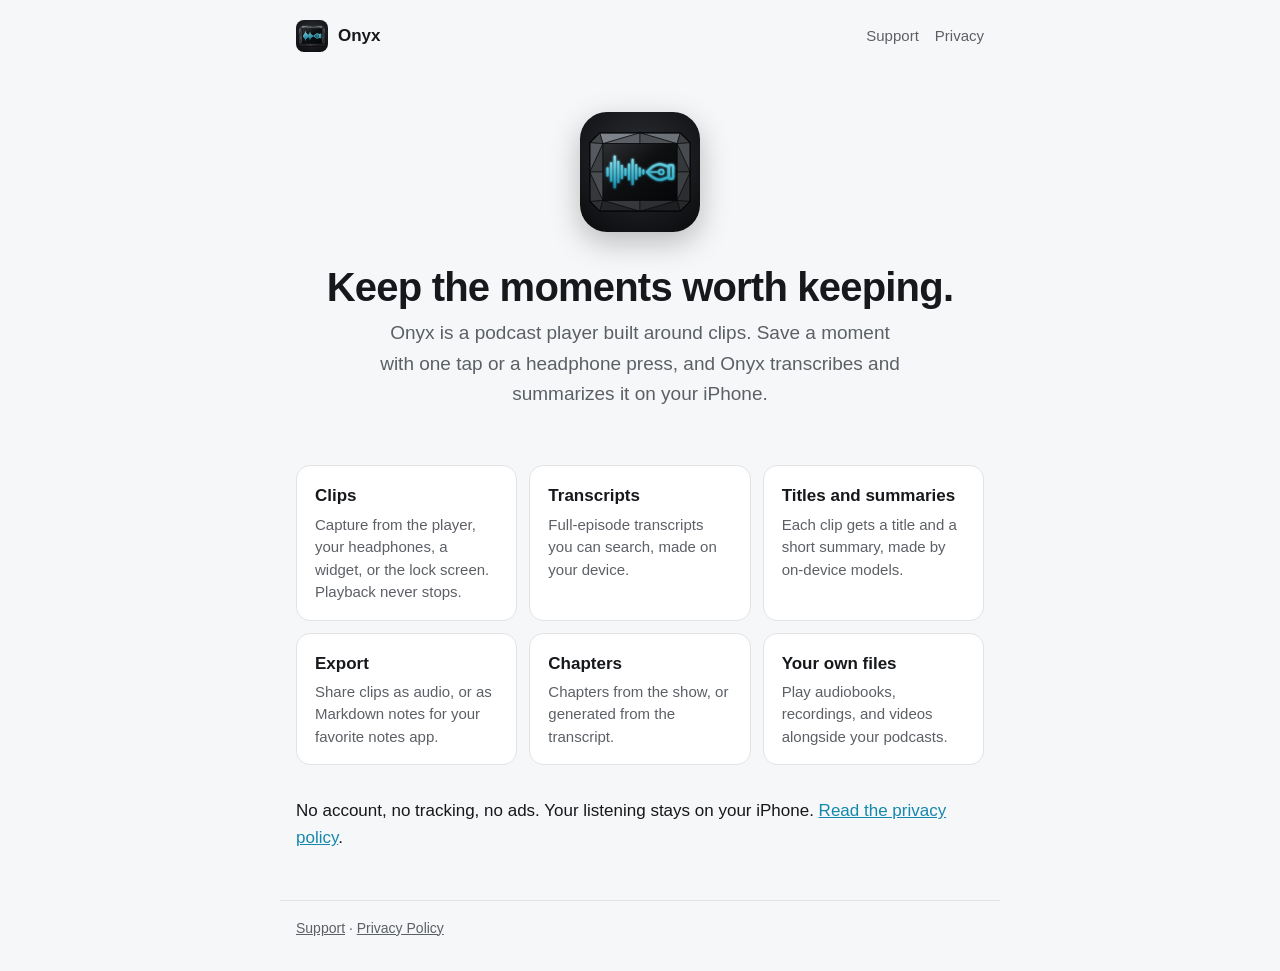
<file: index.html>
<!doctype html>
<html lang="en">
<head>
  <meta charset="utf-8">
  <meta name="viewport" content="width=device-width, initial-scale=1">
  <title>Onyx Podcast Player</title>
  <meta name="description" content="A podcast player built around clips. Save the moments worth keeping, with transcripts and summaries made on your iPhone.">
  <link rel="icon" href="icon.svg" type="image/svg+xml">
  <link rel="stylesheet" href="style.css">
</head>
<body>
  <header class="site">
    <a class="brand" href="./"><img src="icon.svg" alt="">Onyx</a>
    <nav><a href="support.html">Support</a><a href="privacy.html">Privacy</a></nav>
  </header>
  <main>
    <section class="hero">
      <img src="icon.svg" alt="Onyx app icon">
      <h1>Keep the moments worth keeping.</h1>
      <p>Onyx is a podcast player built around clips. Save a moment with one tap or a headphone press, and Onyx transcribes and summarizes it on your iPhone.</p>
    </section>

    <section class="features" aria-label="Features">
      <div class="card"><h3>Clips</h3><p>Capture from the player, your headphones, a widget, or the lock screen. Playback never stops.</p></div>
      <div class="card"><h3>Transcripts</h3><p>Full-episode transcripts you can search, made on your device.</p></div>
      <div class="card"><h3>Titles and summaries</h3><p>Each clip gets a title and a short summary, made by on-device models.</p></div>
      <div class="card"><h3>Export</h3><p>Share clips as audio, or as Markdown notes for your favorite notes app.</p></div>
      <div class="card"><h3>Chapters</h3><p>Chapters from the show, or generated from the transcript.</p></div>
      <div class="card"><h3>Your own files</h3><p>Play audiobooks, recordings, and videos alongside your podcasts.</p></div>
    </section>

    <p>No account, no tracking, no ads. Your listening stays on your iPhone. <a href="privacy.html">Read the privacy policy</a>.</p>
  </main>
  <footer class="site">
    <a href="support.html">Support</a> · <a href="privacy.html">Privacy Policy</a>
  </footer>
</body>
</html>
</file>
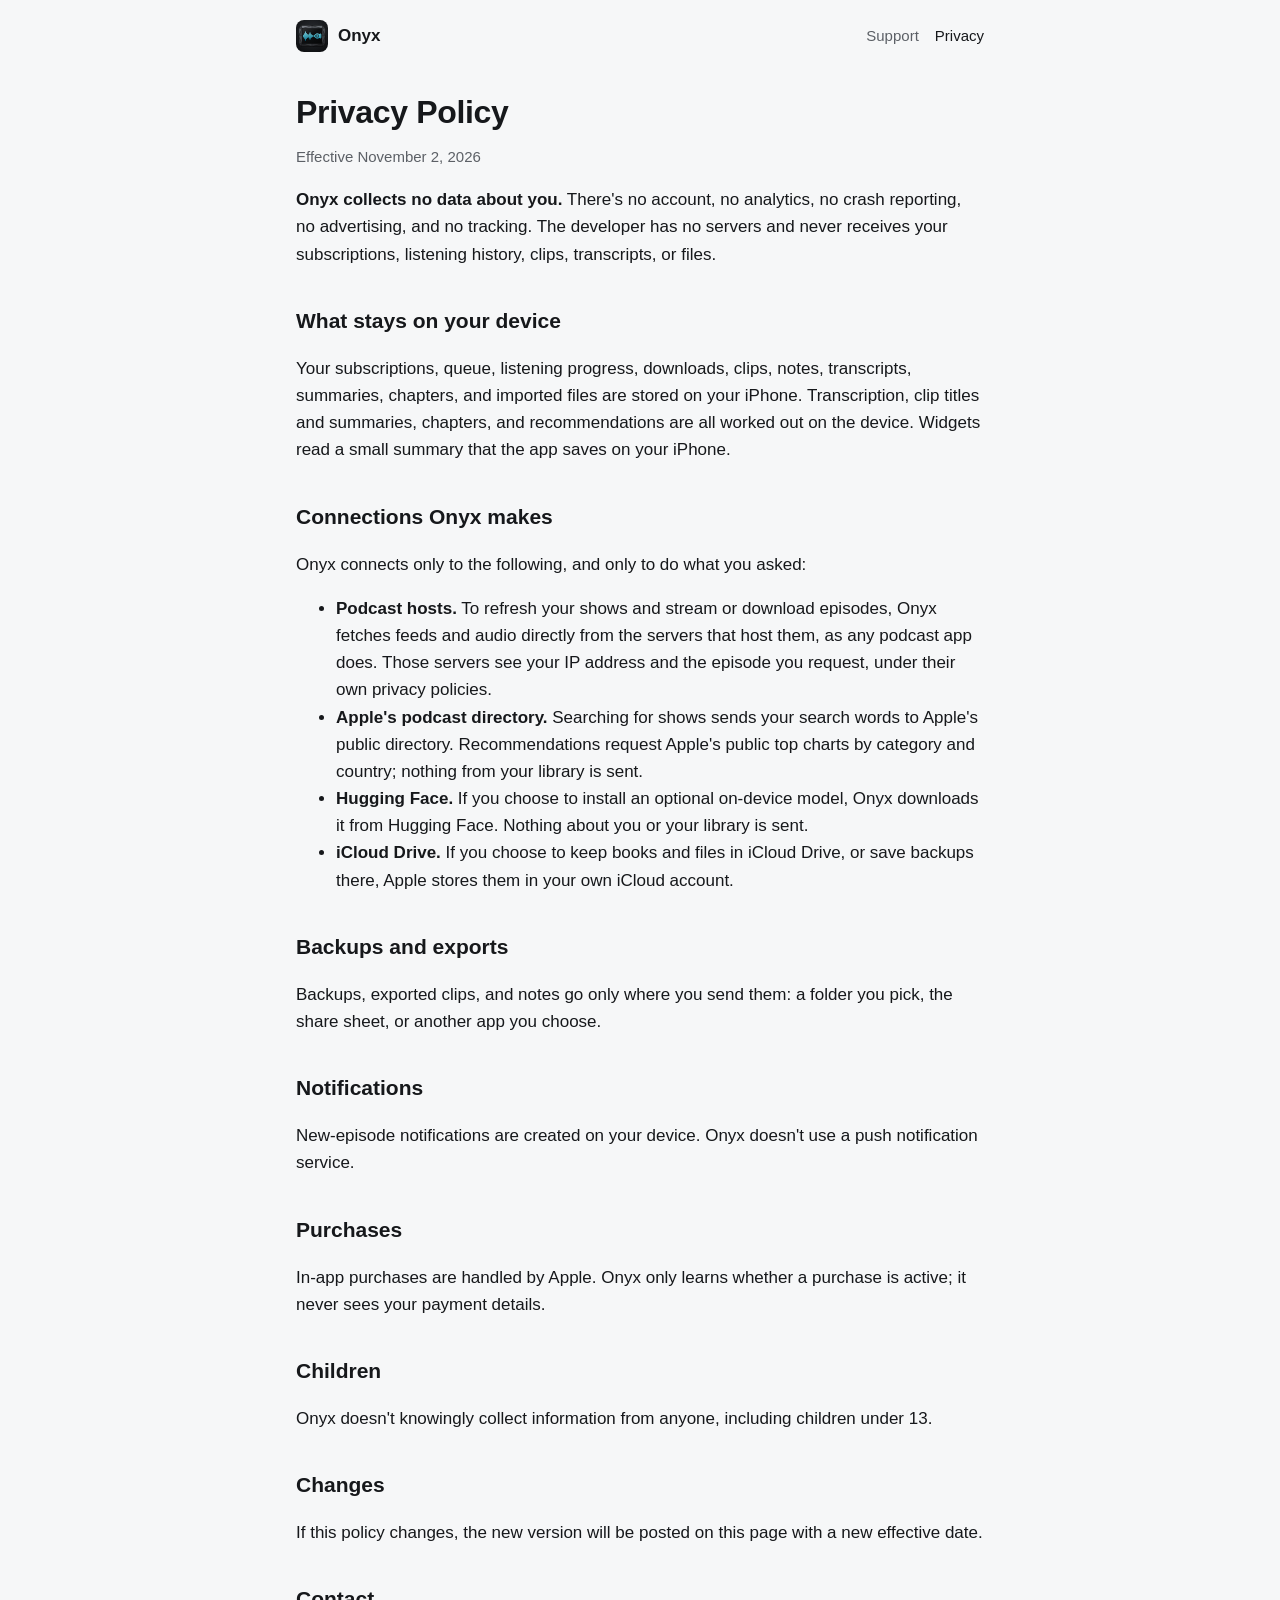
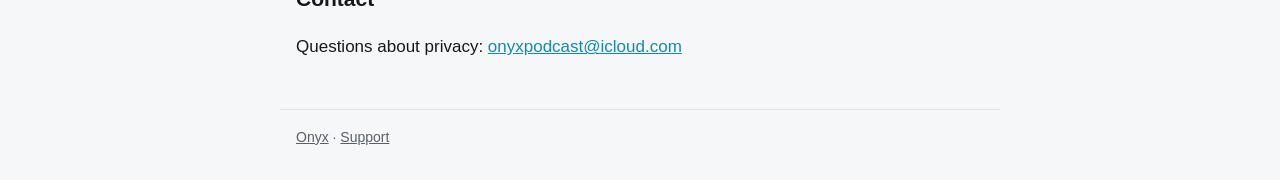
<file: privacy.html>
<!doctype html>
<html lang="en">
<head>
  <meta charset="utf-8">
  <meta name="viewport" content="width=device-width, initial-scale=1">
  <title>Onyx Privacy Policy</title>
  <meta name="description" content="Onyx collects no personal data. Everything it makes stays on your device.">
  <link rel="icon" href="icon.svg" type="image/svg+xml">
  <link rel="stylesheet" href="style.css">
</head>
<body>
  <header class="site">
    <a class="brand" href="./"><img src="icon.svg" alt="">Onyx</a>
    <nav><a href="support.html">Support</a><a href="privacy.html" aria-current="page">Privacy</a></nav>
  </header>
  <main>
    <h1>Privacy Policy</h1>
    <p class="updated">Effective November 2, 2026</p>

    <p><strong>Onyx collects no data about you.</strong> There's no account, no analytics, no crash reporting, no advertising, and no tracking. The developer has no servers and never receives your subscriptions, listening history, clips, transcripts, or files.</p>

    <h2>What stays on your device</h2>
    <p>Your subscriptions, queue, listening progress, downloads, clips, notes, transcripts, summaries, chapters, and imported files are stored on your iPhone. Transcription, clip titles and summaries, chapters, and recommendations are all worked out on the device. Widgets read a small summary that the app saves on your iPhone.</p>

    <h2>Connections Onyx makes</h2>
    <p>Onyx connects only to the following, and only to do what you asked:</p>
    <ul>
      <li><strong>Podcast hosts.</strong> To refresh your shows and stream or download episodes, Onyx fetches feeds and audio directly from the servers that host them, as any podcast app does. Those servers see your IP address and the episode you request, under their own privacy policies.</li>
      <li><strong>Apple's podcast directory.</strong> Searching for shows sends your search words to Apple's public directory. Recommendations request Apple's public top charts by category and country; nothing from your library is sent.</li>
      <li><strong>Hugging Face.</strong> If you choose to install an optional on-device model, Onyx downloads it from Hugging Face. Nothing about you or your library is sent.</li>
      <li><strong>iCloud Drive.</strong> If you choose to keep books and files in iCloud Drive, or save backups there, Apple stores them in your own iCloud account.</li>
    </ul>

    <h2>Backups and exports</h2>
    <p>Backups, exported clips, and notes go only where you send them: a folder you pick, the share sheet, or another app you choose.</p>

    <h2>Notifications</h2>
    <p>New-episode notifications are created on your device. Onyx doesn't use a push notification service.</p>

    <h2>Purchases</h2>
    <p>In-app purchases are handled by Apple. Onyx only learns whether a purchase is active; it never sees your payment details.</p>

    <h2>Children</h2>
    <p>Onyx doesn't knowingly collect information from anyone, including children under 13.</p>

    <h2>Changes</h2>
    <p>If this policy changes, the new version will be posted on this page with a new effective date.</p>

    <h2>Contact</h2>
    <p>Questions about privacy: <a href="mailto:onyxpodcast@icloud.com">onyxpodcast@icloud.com</a></p>
  </main>
  <footer class="site">
    <a href="./">Onyx</a> · <a href="support.html">Support</a>
  </footer>
</body>
</html>
</file>
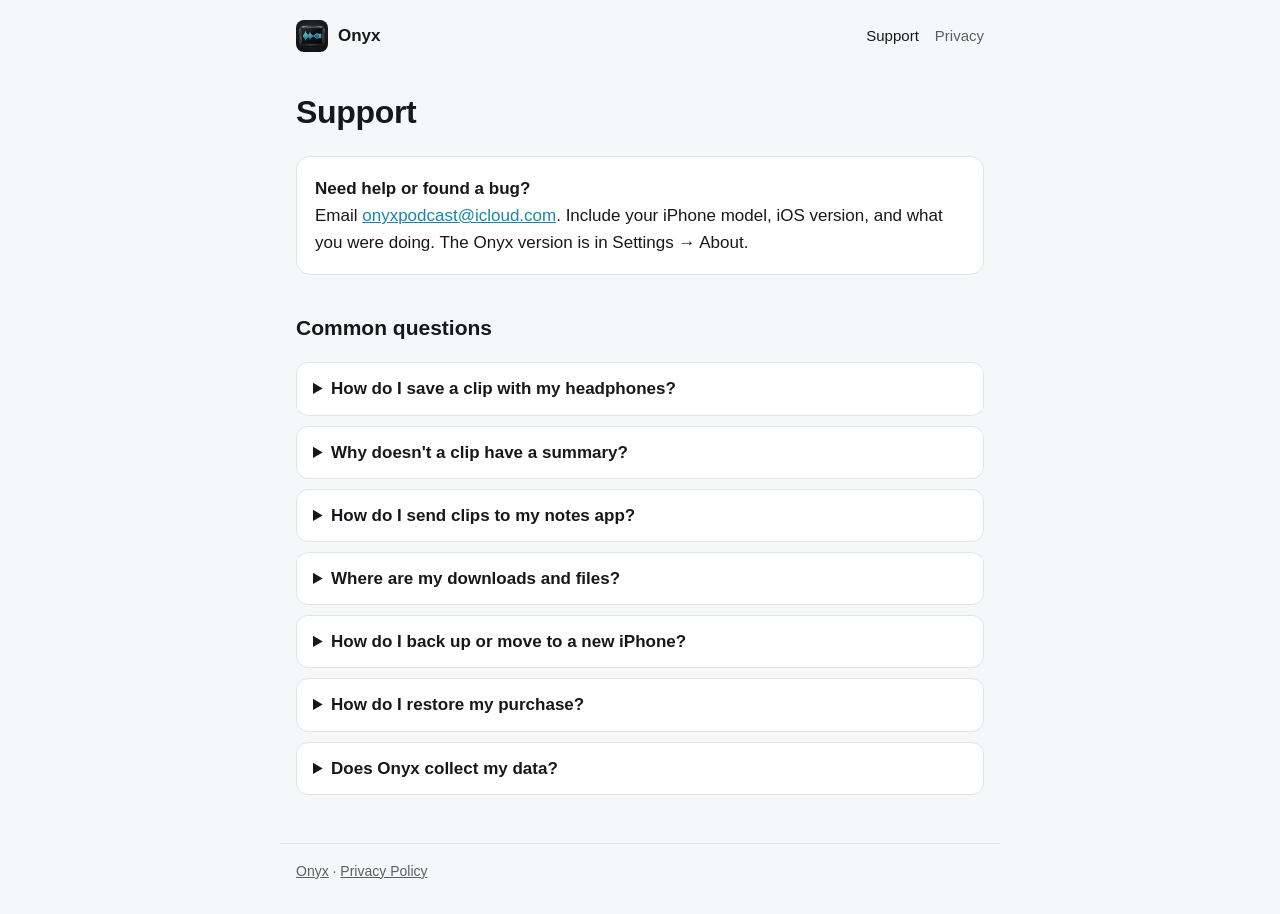
<file: support.html>
<!doctype html>
<html lang="en">
<head>
  <meta charset="utf-8">
  <meta name="viewport" content="width=device-width, initial-scale=1">
  <title>Onyx Support</title>
  <meta name="description" content="Help with Onyx Podcast Player, and how to get in touch.">
  <link rel="icon" href="icon.svg" type="image/svg+xml">
  <link rel="stylesheet" href="style.css">
</head>
<body>
  <header class="site">
    <a class="brand" href="./"><img src="icon.svg" alt="">Onyx</a>
    <nav><a href="support.html" aria-current="page">Support</a><a href="privacy.html">Privacy</a></nav>
  </header>
  <main>
    <h1>Support</h1>

    <div class="contact">
      <strong>Need help or found a bug?</strong><br>
      Email <a href="mailto:onyxpodcast@icloud.com">onyxpodcast@icloud.com</a>. Include your iPhone model, iOS version, and what you were doing. The Onyx version is in Settings → About.
    </div>

    <h2>Common questions</h2>

    <details>
      <summary>How do I save a clip with my headphones?</summary>
      <p>While a podcast is playing, triple-press the button on wired headphones, or press the stem of your AirPods three times. This works with the phone locked, and playback keeps going. You can also use the clip button in the player, the widget, or the Control Center control.</p>
    </details>

    <details>
      <summary>Why doesn't a clip have a summary?</summary>
      <p>Titles and summaries are made by Apple Intelligence on your iPhone, so they need a device that supports it, with Apple Intelligence turned on. Apple's safety filter sometimes declines a passage; the clip keeps a plain title and its reason is shown in the clip's details.</p>
    </details>

    <details>
      <summary>How do I send clips to my notes app?</summary>
      <p>Open a clip and share it as Markdown, or pick a folder as the Notes Folder in Settings → Export so notes are written there directly. Each note links back to the moment in the episode.</p>
    </details>

    <details>
      <summary>Where are my downloads and files?</summary>
      <p>In the Files app, under On My iPhone → Onyx: Podcasts, Books, and My Files. You can move Books and My Files to iCloud Drive in Settings → Onyx Folder.</p>
    </details>

    <details>
      <summary>How do I back up or move to a new iPhone?</summary>
      <p>Settings → Backup &amp; Restore makes a backup file, and can save one automatically each day to a folder you pick. On the new iPhone, open the backup file with Onyx to restore. Restoring adds to your library and never deletes anything.</p>
    </details>

    <details>
      <summary>How do I restore my purchase?</summary>
      <p>Open Settings → Onyx Unlock and tap Restore Purchases, signed in with the Apple Account you bought it with.</p>
    </details>

    <details>
      <summary>Does Onyx collect my data?</summary>
      <p>No. See the <a href="privacy.html">privacy policy</a>.</p>
    </details>
  </main>
  <footer class="site">
    <a href="./">Onyx</a> · <a href="privacy.html">Privacy Policy</a>
  </footer>
</body>
</html>
</file>
<file: style.css>
:root {
  --bg: #f6f7f8;
  --surface: #ffffff;
  --text: #16181b;
  --muted: #5c6066;
  --line: #e1e3e6;
  --accent: #1588ad;
  --max: 720px;
  color-scheme: light dark;
}

@media (prefers-color-scheme: dark) {
  :root {
    --bg: #0b0c0e;
    --surface: #16181b;
    --text: #eceef0;
    --muted: #9ba0a7;
    --line: #2c2f34;
    --accent: #8ae4f4;
  }
}

* { box-sizing: border-box; }

body {
  margin: 0;
  background: var(--bg);
  color: var(--text);
  font: 17px/1.6 -apple-system, BlinkMacSystemFont, "SF Pro Text", "Helvetica Neue", Arial, sans-serif;
  -webkit-text-size-adjust: 100%;
}

a { color: var(--accent); }

header.site, main, footer.site {
  max-width: var(--max);
  margin: 0 auto;
  padding: 0 16px;
}

header.site {
  display: flex;
  align-items: center;
  justify-content: space-between;
  gap: 12px;
  padding-top: 20px;
  padding-bottom: 20px;
}

.brand {
  display: flex;
  align-items: center;
  gap: 10px;
  color: var(--text);
  text-decoration: none;
  font-weight: 600;
}

.brand img { width: 32px; height: 32px; border-radius: 8px; }

nav a {
  color: var(--muted);
  text-decoration: none;
  margin-left: 16px;
  font-size: 15px;
}

nav a:hover, nav a[aria-current="page"] { color: var(--text); }

.hero { text-align: center; padding: 40px 0 24px; }
.hero img { width: 120px; height: 120px; border-radius: 27px; box-shadow: 0 10px 30px rgba(0,0,0,.25); }
.hero h1 { font-size: 40px; line-height: 1.15; margin: 24px 0 8px; letter-spacing: -0.02em; }
.hero p { color: var(--muted); font-size: 19px; margin: 0 auto; max-width: 520px; }

.features {
  display: grid;
  grid-template-columns: repeat(auto-fit, minmax(200px, 1fr));
  gap: 12px;
  margin: 32px 0;
}

.card {
  background: var(--surface);
  border: 1px solid var(--line);
  border-radius: 14px;
  padding: 16px 18px;
}

.card h3 { margin: 0 0 4px; font-size: 17px; }
.card p { margin: 0; color: var(--muted); font-size: 15px; line-height: 1.5; }

h1 { font-size: 32px; line-height: 1.2; letter-spacing: -0.01em; }
h2 { font-size: 21px; margin-top: 36px; }
.updated { color: var(--muted); font-size: 15px; margin-top: -8px; }

details {
  background: var(--surface);
  border: 1px solid var(--line);
  border-radius: 12px;
  padding: 12px 16px;
  margin: 10px 0;
}

summary { cursor: pointer; font-weight: 600; }
details p, details ul { margin: 10px 0 2px; }

.contact {
  background: var(--surface);
  border: 1px solid var(--line);
  border-radius: 14px;
  padding: 18px;
  margin: 24px 0;
}

footer.site {
  border-top: 1px solid var(--line);
  margin-top: 48px;
  padding-top: 16px;
  padding-bottom: 32px;
  color: var(--muted);
  font-size: 14px;
}

footer.site a { color: var(--muted); }

@media (max-width: 480px) {
  .hero h1 { font-size: 32px; }
  nav a { margin-left: 12px; }
}
</file>
